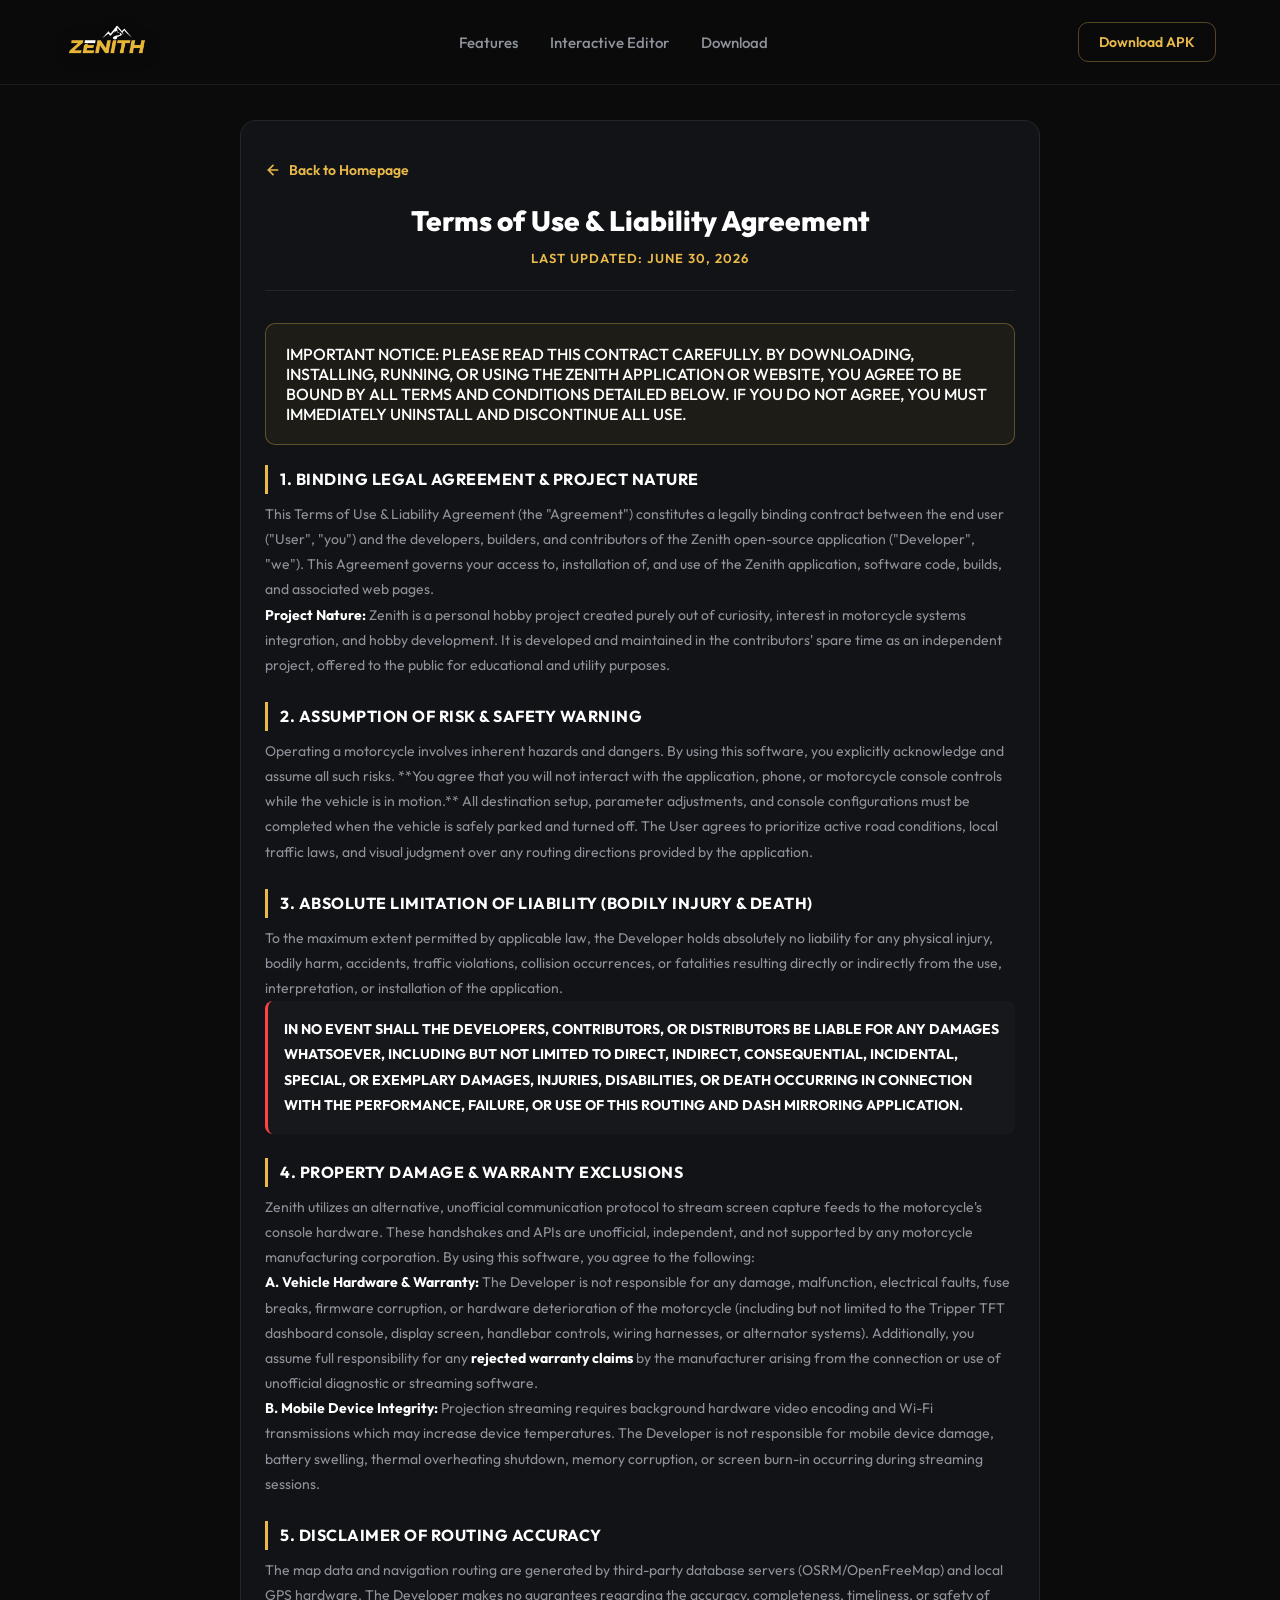
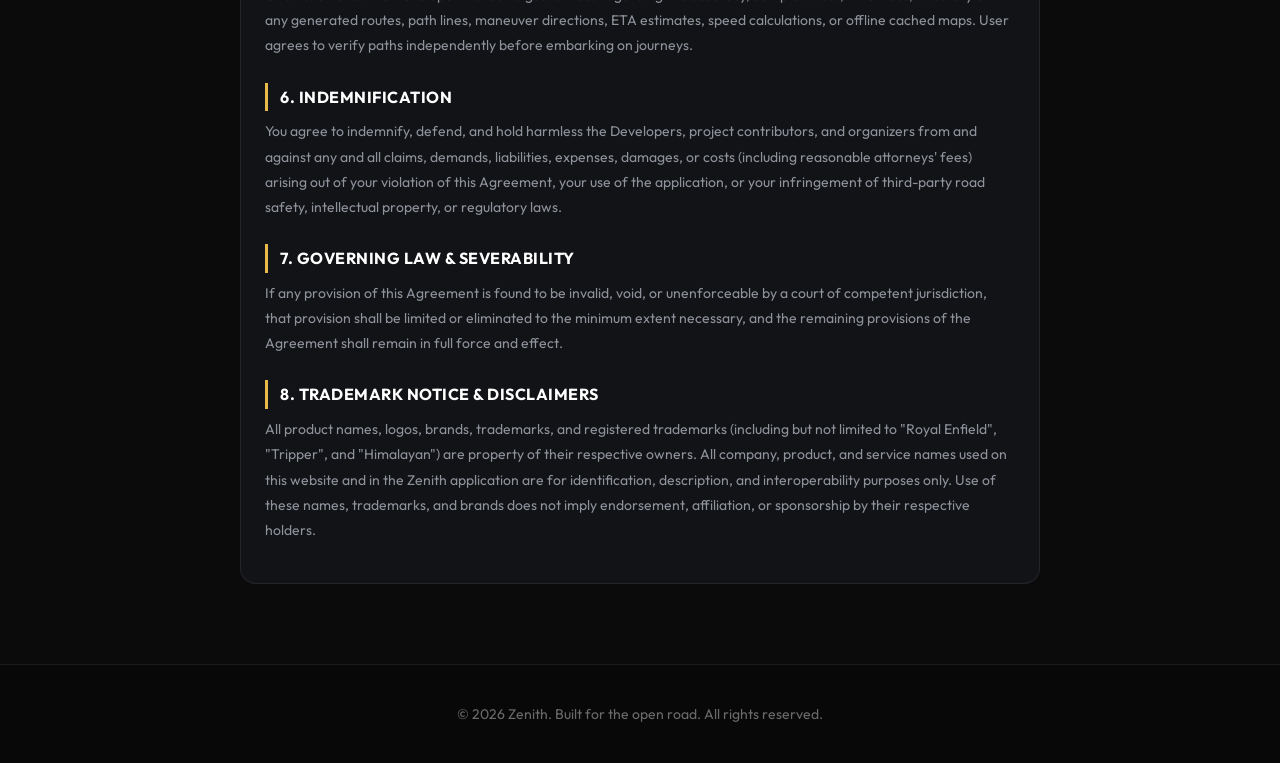
<file: disclaimer.html>
<!DOCTYPE html>
<html lang="en">
<head>
    <meta charset="UTF-8">
    <meta name="viewport" content="width=device-width, initial-scale=1.0">
    <title>Terms of Use & Liability Disclaimer — Zenith</title>
    <meta name="robots" content="noindex, follow">
    <link rel="icon" type="image/png" href="assets/Zenith_logo_without_text.png">
    <link rel="stylesheet" href="styles.css">
    <style>
        .legal-content {
            max-width: 800px;
            margin: 120px auto 80px auto;
            padding: 40px 24px;
            background: var(--bg-card);
            border: 1px solid var(--border-color);
            border-radius: 16px;
        }
        .legal-header {
            border-bottom: 1px solid var(--border-color);
            padding-bottom: 24px;
            margin-bottom: 32px;
            text-align: center;
        }
        .legal-header h1 {
            font-size: 28px;
            font-weight: 800;
            color: #FFFFFF;
            margin-bottom: 12px;
        }
        .legal-header p {
            color: var(--gold-accent);
            font-size: 13px;
            text-transform: uppercase;
            letter-spacing: 1px;
            font-weight: 600;
        }
        .legal-body {
            color: var(--text-secondary);
            font-size: 14px;
            line-height: 1.8;
            display: flex;
            flex-direction: column;
            gap: 24px;
        }
        .legal-body h2 {
            font-size: 16px;
            font-weight: 700;
            color: #FFFFFF;
            margin-bottom: 8px;
            text-transform: uppercase;
            letter-spacing: 0.5px;
            border-left: 3px solid var(--gold-accent);
            padding-left: 12px;
        }
        .legal-body p strong {
            color: #FFFFFF;
        }
        .alert-box {
            background: rgba(233, 185, 73, 0.05);
            border: 1px solid var(--gold-border);
            padding: 20px;
            border-radius: 10px;
            color: var(--text-primary);
            font-weight: 500;
            margin-bottom: 20px;
        }
        .caps-block {
            text-transform: uppercase;
            color: #FFFFFF;
            font-weight: 700;
            background: rgba(255, 255, 255, 0.02);
            padding: 16px;
            border-radius: 8px;
            border-left: 3px solid #ff4444;
        }
        .btn-back {
            display: inline-flex;
            align-items: center;
            gap: 8px;
            color: var(--gold-accent);
            text-decoration: none;
            font-size: 14px;
            font-weight: 600;
            margin-bottom: 24px;
            transition: color 0.3s ease;
        }
        .btn-back:hover {
            color: #FFFFFF;
        }
    </style>
</head>
<body>

    <!-- Header Navigation -->
    <header>
        <div class="nav-container">
            <div class="logo-section">
                <a href="index.html"><img src="assets/Zenith_Yellow_logo.png" alt="Zenith Logo" class="logo-img-text"></a>
            </div>
            <nav>
                <ul>
                    <li><a href="index.html#features">Features</a></li>
                    <li><a href="index.html#interactive">Interactive Editor</a></li>
                    <li><a href="index.html#download">Download</a></li>
                </ul>
            </nav>
            <a href="index.html#download" class="btn-header">Download APK</a>
        </div>
    </header>

    <!-- Main Legal content -->
    <main class="legal-content">
        <a href="index.html" class="btn-back">
            <svg width="16" height="16" viewBox="0 0 24 24" fill="none" stroke="currentColor" stroke-width="2.5" stroke-linecap="round" stroke-linejoin="round"><line x1="19" y1="12" x2="5" y2="12"></line><polyline points="12 19 5 12 12 5"></polyline></svg>
            Back to Homepage
        </a>
        
        <div class="legal-header">
            <h1>Terms of Use & Liability Agreement</h1>
            <p>Last Updated: June 30, 2026</p>
        </div>

        <div class="alert-box">
            IMPORTANT NOTICE: PLEASE READ THIS CONTRACT CAREFULLY. BY DOWNLOADING, INSTALLING, RUNNING, OR USING THE ZENITH APPLICATION OR WEBSITE, YOU AGREE TO BE BOUND BY ALL TERMS AND CONDITIONS DETAILED BELOW. IF YOU DO NOT AGREE, YOU MUST IMMEDIATELY UNINSTALL AND DISCONTINUE ALL USE.
        </div>

        <div class="legal-body">
            <section>
                <h2>1. Binding Legal Agreement & Project Nature</h2>
                <p>This Terms of Use & Liability Agreement (the "Agreement") constitutes a legally binding contract between the end user ("User", "you") and the developers, builders, and contributors of the Zenith open-source application ("Developer", "we"). This Agreement governs your access to, installation of, and use of the Zenith application, software code, builds, and associated web pages.</p>
                <p><strong>Project Nature:</strong> Zenith is a personal hobby project created purely out of curiosity, interest in motorcycle systems integration, and hobby development. It is developed and maintained in the contributors' spare time as an independent project, offered to the public for educational and utility purposes.</p>
            </section>

            <section>
                <h2>2. Assumption of Risk & Safety Warning</h2>
                <p>Operating a motorcycle involves inherent hazards and dangers. By using this software, you explicitly acknowledge and assume all such risks. **You agree that you will not interact with the application, phone, or motorcycle console controls while the vehicle is in motion.** All destination setup, parameter adjustments, and console configurations must be completed when the vehicle is safely parked and turned off. The User agrees to prioritize active road conditions, local traffic laws, and visual judgment over any routing directions provided by the application.</p>
            </section>

            <section>
                <h2>3. Absolute Limitation of Liability (Bodily Injury & Death)</h2>
                <p>To the maximum extent permitted by applicable law, the Developer holds absolutely no liability for any physical injury, bodily harm, accidents, traffic violations, collision occurrences, or fatalities resulting directly or indirectly from the use, interpretation, or installation of the application.</p>
                <div class="caps-block">
                    IN NO EVENT SHALL THE DEVELOPERS, CONTRIBUTORS, OR DISTRIBUTORS BE LIABLE FOR ANY DAMAGES WHATSOEVER, INCLUDING BUT NOT LIMITED TO DIRECT, INDIRECT, CONSEQUENTIAL, INCIDENTAL, SPECIAL, OR EXEMPLARY DAMAGES, INJURIES, DISABILITIES, OR DEATH OCCURRING IN CONNECTION WITH THE PERFORMANCE, FAILURE, OR USE OF THIS ROUTING AND DASH MIRRORING APPLICATION.
                </div>
            </section>

            <section>
                <h2>4. Property Damage & Warranty Exclusions</h2>
                <p>Zenith utilizes an alternative, unofficial communication protocol to stream screen capture feeds to the motorcycle's console hardware. These handshakes and APIs are unofficial, independent, and not supported by any motorcycle manufacturing corporation. By using this software, you agree to the following:</p>
                <p><strong>A. Vehicle Hardware & Warranty:</strong> The Developer is not responsible for any damage, malfunction, electrical faults, fuse breaks, firmware corruption, or hardware deterioration of the motorcycle (including but not limited to the Tripper TFT dashboard console, display screen, handlebar controls, wiring harnesses, or alternator systems). Additionally, you assume full responsibility for any <strong>rejected warranty claims</strong> by the manufacturer arising from the connection or use of unofficial diagnostic or streaming software.</p>
                <p><strong>B. Mobile Device Integrity:</strong> Projection streaming requires background hardware video encoding and Wi-Fi transmissions which may increase device temperatures. The Developer is not responsible for mobile device damage, battery swelling, thermal overheating shutdown, memory corruption, or screen burn-in occurring during streaming sessions.</p>
            </section>

            <section>
                <h2>5. Disclaimer of Routing Accuracy</h2>
                <p>The map data and navigation routing are generated by third-party database servers (OSRM/OpenFreeMap) and local GPS hardware. The Developer makes no guarantees regarding the accuracy, completeness, timeliness, or safety of any generated routes, path lines, maneuver directions, ETA estimates, speed calculations, or offline cached maps. User agrees to verify paths independently before embarking on journeys.</p>
            </section>

            <section>
                <h2>6. Indemnification</h2>
                <p>You agree to indemnify, defend, and hold harmless the Developers, project contributors, and organizers from and against any and all claims, demands, liabilities, expenses, damages, or costs (including reasonable attorneys' fees) arising out of your violation of this Agreement, your use of the application, or your infringement of third-party road safety, intellectual property, or regulatory laws.</p>
            </section>

            <section>
                <h2>7. Governing Law & Severability</h2>
                <p>If any provision of this Agreement is found to be invalid, void, or unenforceable by a court of competent jurisdiction, that provision shall be limited or eliminated to the minimum extent necessary, and the remaining provisions of the Agreement shall remain in full force and effect.</p>
            </section>

            <section>
                <h2>8. Trademark Notice & Disclaimers</h2>
                <p>All product names, logos, brands, trademarks, and registered trademarks (including but not limited to "Royal Enfield", "Tripper", and "Himalayan") are property of their respective owners. All company, product, and service names used on this website and in the Zenith application are for identification, description, and interoperability purposes only. Use of these names, trademarks, and brands does not imply endorsement, affiliation, or sponsorship by their respective holders.</p>
            </section>
        </div>
    </main>

    <!-- Footer -->
    <footer>
        <p>&copy; 2026 Zenith. Built for the open road. All rights reserved.</p>
    </footer>

</body>
</html>
</file>
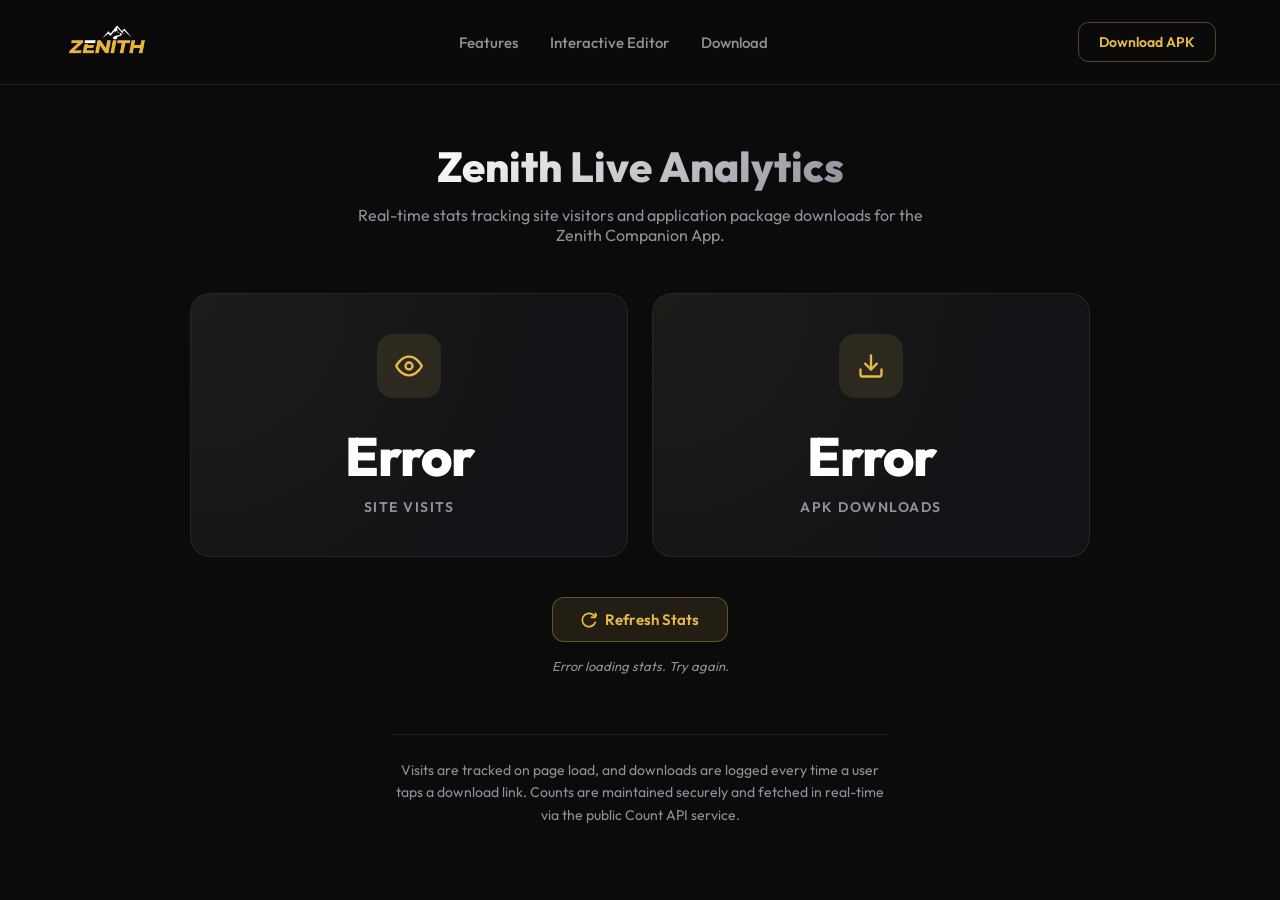
<file: metrics.html>
<!DOCTYPE html>
<html lang="en">
<head>
    <meta charset="UTF-8">
    <meta name="viewport" content="width=device-width, initial-scale=1.0">
    <link rel="icon" type="image/png" href="assets/Zenith_logo_without_text.png">
    <title>Zenith — Live Metrics Dashboard</title>
    <link rel="stylesheet" href="styles.css">
    <style>
        .metrics-hero {
            padding: 140px 24px 60px;
            display: flex;
            flex-direction: column;
            align-items: center;
            text-align: center;
            max-width: 1200px;
            margin: 0 auto;
            min-height: calc(100vh - 120px);
        }

        .metrics-title {
            font-size: 42px;
            font-weight: 800;
            margin-bottom: 12px;
            background: linear-gradient(135deg, #FFFFFF 0%, #8E929B 100%);
            -webkit-background-clip: text;
            -webkit-text-fill-color: transparent;
        }

        .metrics-subtitle {
            color: var(--text-secondary);
            font-size: 16px;
            max-width: 600px;
            margin-bottom: 48px;
        }

        .metrics-grid {
            display: grid;
            grid-template-columns: repeat(auto-fit, minmax(280px, 1fr));
            gap: 24px;
            width: 100%;
            max-width: 900px;
            margin-bottom: 40px;
        }

        .metric-card {
            background: var(--bg-card);
            border: 1px solid var(--border-color);
            border-radius: 20px;
            padding: 40px 30px;
            display: flex;
            flex-direction: column;
            align-items: center;
            transition: all 0.3s cubic-bezier(0.165, 0.84, 0.44, 1);
            position: relative;
            overflow: hidden;
        }

        .metric-card::before {
            content: '';
            position: absolute;
            top: 0;
            left: 0;
            width: 100%;
            height: 100%;
            background: radial-gradient(circle at top left, rgba(255, 205, 94, 0.05), transparent 70%);
            pointer-events: none;
        }

        .metric-card:hover {
            transform: translateY(-5px);
            border-color: var(--gold-border);
            box-shadow: 0 12px 30px rgba(0, 0, 0, 0.2);
        }

        .metric-icon {
            width: 64px;
            height: 64px;
            border-radius: 16px;
            background: var(--gold-primary);
            display: flex;
            align-items: center;
            justify-content: center;
            margin-bottom: 24px;
            color: var(--gold-accent);
        }

        .metric-value {
            font-size: 54px;
            font-weight: 800;
            color: #FFFFFF;
            margin-bottom: 8px;
            letter-spacing: -1px;
            font-variant-numeric: tabular-nums;
        }

        .metric-label {
            font-size: 14px;
            color: var(--text-secondary);
            font-weight: 600;
            text-transform: uppercase;
            letter-spacing: 1.5px;
        }

        .refresh-btn {
            background: rgba(255, 205, 94, 0.1);
            border: 1px solid var(--gold-border);
            color: var(--gold-accent);
            padding: 12px 28px;
            border-radius: 12px;
            font-weight: 600;
            cursor: pointer;
            transition: all 0.2s ease;
            display: flex;
            align-items: center;
            gap: 8px;
            font-size: 15px;
        }

        .refresh-btn:hover {
            background: var(--gold-accent);
            color: var(--bg-dark);
            transform: scale(1.02);
        }

        .refresh-btn:active {
            transform: scale(0.98);
        }

        .last-updated-text {
            color: var(--text-secondary);
            font-size: 13px;
            margin-top: 16px;
            font-style: italic;
        }

        .tech-info {
            margin-top: 60px;
            font-size: 14px;
            color: var(--text-secondary);
            max-width: 500px;
            line-height: 1.6;
            border-top: 1px solid var(--border-color);
            padding-top: 24px;
        }

        /* Spinner for loading state */
        .spinner {
            animation: rotate 1.5s linear infinite;
        }
        @keyframes rotate {
            100% { transform: rotate(360deg); }
        }
    </style>
</head>
<body>

    <!-- Header Navigation -->
    <header>
        <div class="nav-container">
            <div class="logo-section">
                <a href="index.html">
                    <img src="assets/Zenith_Yellow_logo.png" alt="Zenith Logo" class="logo-img-text">
                </a>
            </div>
            <nav>
                <ul>
                    <li><a href="index.html#features">Features</a></li>
                    <li><a href="index.html#interactive">Interactive Editor</a></li>
                    <li><a href="index.html#download">Download</a></li>
                </ul>
            </nav>
            <a href="index.html#download" class="btn-header">Download APK</a>
        </div>
    </header>

    <!-- Metrics Body -->
    <div class="metrics-hero">
        <h1 class="metrics-title">Zenith Live Analytics</h1>
        <p class="metrics-subtitle">Real-time stats tracking site visitors and application package downloads for the Zenith Companion App.</p>

        <div class="metrics-grid">
            <!-- Card 1: Page Visits -->
            <div class="metric-card">
                <div class="metric-icon">
                    <svg width="28" height="28" viewBox="0 0 24 24" fill="none" stroke="currentColor" stroke-width="2" stroke-linecap="round" stroke-linejoin="round">
                        <path d="M1 12s4-8 11-8 11 8 11 8-4 8-11 8-11-8-11-8z"></path>
                        <circle cx="12" cy="12" r="3"></circle>
                    </svg>
                </div>
                <div class="metric-value" id="visits-count">...</div>
                <div class="metric-label">Site Visits</div>
            </div>

            <!-- Card 2: APK Downloads -->
            <div class="metric-card">
                <div class="metric-icon">
                    <svg width="28" height="28" viewBox="0 0 24 24" fill="none" stroke="currentColor" stroke-width="2" stroke-linecap="round" stroke-linejoin="round">
                        <path d="M21 15v4a2 2 0 0 1-2 2H5a2 2 0 0 1-2-2v-4"></path>
                        <polyline points="7 10 12 15 17 10"></polyline>
                        <line x1="12" y1="15" x2="12" y2="3"></line>
                    </svg>
                </div>
                <div class="metric-value" id="downloads-count">...</div>
                <div class="metric-label">APK Downloads</div>
            </div>
        </div>

        <button class="refresh-btn" id="refresh-btn">
            <svg class="spinner-icon" id="spinner-icon" width="16" height="16" viewBox="0 0 24 24" fill="none" stroke="currentColor" stroke-width="2.5" stroke-linecap="round" stroke-linejoin="round">
                <path d="M21.5 2v6h-6M21.34 15.57a10 10 0 1 1-.57-8.38l5.67-5.67"></path>
            </svg>
            <span>Refresh Stats</span>
        </button>
        <div class="last-updated-text" id="last-updated">Fetching stats...</div>

        <p class="tech-info">
            Visits are tracked on page load, and downloads are logged every time a user taps a download link. Counts are maintained securely and fetched in real-time via the public Count API service.
        </p>
    </div>

    <script>
        async function fetchMetrics() {
            const refreshBtn = document.getElementById('refresh-btn');
            const spinnerIcon = document.getElementById('spinner-icon');
            
            // Add loading effect
            spinnerIcon.classList.add('spinner');
            refreshBtn.setAttribute('disabled', 'true');

            try {
                // Fetch site visits
                const visitsRes = await fetch('https://countapi.mileshilliard.com/api/v1/get/zenith_bike_navigator_page_visits');
                const visitsData = await visitsRes.json();
                document.getElementById('visits-count').innerText = (visitsData.value || 0).toLocaleString();

                // Fetch app downloads
                const downloadsRes = await fetch('https://countapi.mileshilliard.com/api/v1/get/zenith_bike_navigator_apk_downloads');
                const downloadsData = await downloadsRes.json();
                document.getElementById('downloads-count').innerText = (downloadsData.value || 0).toLocaleString();
                
                // Update time
                const now = new Date();
                document.getElementById('last-updated').innerText = `Last updated: ${now.toLocaleTimeString()}`;
            } catch (error) {
                console.error("Failed to load metrics:", error);
                document.getElementById('visits-count').innerText = "Error";
                document.getElementById('downloads-count').innerText = "Error";
                document.getElementById('last-updated').innerText = "Error loading stats. Try again.";
            } finally {
                // Remove loading effect
                spinnerIcon.classList.remove('spinner');
                refreshBtn.removeAttribute('disabled');
            }
        }

        // Initialize on load
        document.addEventListener('DOMContentLoaded', () => {
            fetchMetrics();
            document.getElementById('refresh-btn').addEventListener('click', fetchMetrics);
        });
    </script>
</body>
</html>
</file>
<file: styles.css>
@import url('https://fonts.googleapis.com/css2?family=Outfit:wght@300;400;500;600;700;800&display=swap');

:root {
    --bg-dark: #0B0B0C;
    --bg-card: #121316;
    --bg-card-hover: #1A1B20;
    --gold-primary: rgba(255, 205, 94, 0.1);
    --gold-accent: #E9B949;
    --gold-dark: #C99A30;
    --text-primary: #FFFFFF;
    --text-secondary: #8E929B;
    --border-color: rgba(255, 255, 255, 0.08);
    --border-hover: rgba(255, 255, 255, 0.15);
    --gold-border: rgba(255, 205, 94, 0.3);
}

* {
    margin: 0;
    padding: 0;
    box-sizing: border-box;
    font-family: 'Outfit', sans-serif;
    scroll-behavior: smooth;
}

body {
    background-color: var(--bg-dark);
    color: var(--text-primary);
    overflow-x: hidden;
}

/* Scrollbar Customization */
::-webkit-scrollbar {
    width: 8px;
}
::-webkit-scrollbar-track {
    background: var(--bg-dark);
}
::-webkit-scrollbar-thumb {
    background: #25262B;
    border-radius: 4px;
}
::-webkit-scrollbar-thumb:hover {
    background: var(--gold-accent);
}

/* Header */
header {
    position: fixed;
    top: 0;
    left: 0;
    width: 100%;
    z-index: 1000;
    background: rgba(11, 11, 12, 0.8);
    backdrop-filter: blur(12px);
    border-bottom: 1px solid var(--border-color);
    transition: background 0.3s ease;
}

.nav-container {
    max-width: 1200px;
    margin: 0 auto;
    padding: 16px 24px;
    display: flex;
    justify-content: space-between;
    align-items: center;
}

.logo-section {
    display: flex;
    align-items: center;
}

.logo-img-text {
    height: 48px;
    width: auto;
    filter: drop-shadow(0px 2px 8px rgba(0,0,0,0.3));
}

nav ul {
    display: flex;
    list-style: none;
    gap: 32px;
}

nav ul li a {
    color: var(--text-secondary);
    text-decoration: none;
    font-size: 15px;
    font-weight: 500;
    transition: color 0.3s ease;
}

nav ul li a:hover {
    color: var(--gold-accent);
}

.btn-header {
    padding: 10px 20px;
    border-radius: 10px;
    background: transparent;
    color: var(--gold-accent);
    border: 1px solid var(--gold-border);
    font-weight: 600;
    font-size: 14px;
    text-decoration: none;
    transition: all 0.3s ease;
}

.btn-header:hover {
    background: var(--gold-accent);
    color: #1A1402;
    border-color: var(--gold-accent);
    box-shadow: 0 4px 15px rgba(233, 185, 73, 0.2);
}

/* Hero Section */
.hero {
    min-height: 100vh;
    padding-top: 120px;
    padding-bottom: 60px;
    display: flex;
    align-items: center;
    background: radial-gradient(circle at top right, rgba(233, 185, 73, 0.05), transparent 60%);
    position: relative;
}

.hero::after {
    content: '';
    position: absolute;
    bottom: 0;
    left: 0;
    width: 100%;
    height: 150px;
    background: linear-gradient(to top, var(--bg-dark), transparent);
    z-index: 1;
}

.hero-container {
    max-width: 1200px;
    margin: 0 auto;
    padding: 0 24px;
    display: grid;
    grid-template-columns: 1.2fr 0.8fr;
    gap: 60px;
    align-items: center;
    position: relative;
    z-index: 2;
}

.hero-info h1 {
    font-size: 54px;
    font-weight: 800;
    line-height: 1.15;
    margin-bottom: 20px;
    background: linear-gradient(to right, #FFFFFF 30%, #E9B949 100%);
    -webkit-background-clip: text;
    -webkit-text-fill-color: transparent;
}

.hero-info p {
    font-size: 18px;
    color: var(--text-secondary);
    line-height: 1.6;
    margin-bottom: 36px;
    max-width: 580px;
}

.cta-group {
    display: flex;
    gap: 16px;
    flex-wrap: wrap;
}

.btn-primary {
    padding: 16px 32px;
    border-radius: 12px;
    background: linear-gradient(185deg, var(--gold-accent), var(--gold-dark));
    color: #1A1402;
    text-decoration: none;
    font-weight: 700;
    font-size: 16px;
    display: inline-flex;
    align-items: center;
    gap: 10px;
    border: none;
    transition: all 0.3s ease;
    box-shadow: 0 8px 24px rgba(233, 185, 73, 0.15);
}

.btn-primary:hover {
    transform: translateY(-2px);
    box-shadow: 0 12px 30px rgba(233, 185, 73, 0.25);
}

.btn-secondary {
    padding: 16px 32px;
    border-radius: 12px;
    background: transparent;
    color: var(--text-primary);
    text-decoration: none;
    font-weight: 600;
    font-size: 16px;
    border: 1px solid var(--border-color);
    transition: all 0.3s ease;
}

.btn-secondary:hover {
    background: rgba(255, 255, 255, 0.05);
    border-color: var(--text-secondary);
}

/* Phone Mockup Slider */
.hero-mockup {
    display: flex;
    justify-content: center;
    position: relative;
}

.phone-wrapper {
    width: 290px;
    height: 590px;
    background: #0d0d0f;
    border-radius: 16px; /* Boxy S24 Ultra sharp-corner look */
    padding: 8px;
    border: 3.5px solid #2c2d30;
    box-shadow: 0 25px 60px rgba(0,0,0,0.85), 0 0 40px rgba(233, 185, 73, 0.03);
    position: relative;
    overflow: hidden;
}

.phone-screen {
    width: 100%;
    height: 100%;
    border-radius: 10px;
    overflow: hidden;
    position: relative;
    background: #111;
}

.phone-notch {
    position: absolute;
    top: 14px;
    left: 50%;
    transform: translateX(-50%);
    width: 11px;
    height: 11px;
    background: #000000;
    border-radius: 50%;
    border: 1px solid rgba(255, 255, 255, 0.15);
    z-index: 100;
}

.hero-feature-slider {
    margin-top: 24px;
    margin-bottom: 36px;
    text-align: left;
    max-width: 500px;
}

.feature-slider-tabs {
    display: flex;
    gap: 8px;
    border-bottom: 1px solid rgba(255, 255, 255, 0.05);
    padding-bottom: 12px;
    margin-bottom: 20px;
}

.slider-tab {
    background: transparent;
    border: none;
    cursor: pointer;
    color: var(--text-secondary);
    font-size: 13.5px;
    font-weight: 600;
    padding: 8px 12px;
    position: relative;
    flex-grow: 1;
    display: flex;
    flex-direction: column;
    align-items: center;
    gap: 6px;
    transition: color 0.3s;
}

.slider-tab:hover {
    color: #FFFFFF;
}

.slider-tab.active {
    color: var(--gold-accent);
}

.tab-progress {
    width: 100%;
    height: 2px;
    background: rgba(255, 255, 255, 0.05);
    border-radius: 2px;
    overflow: hidden;
    position: absolute;
    bottom: -13px;
    left: 0;
}

.tab-progress-fill {
    width: 0;
    height: 100%;
    background: var(--gold-accent);
    transition: width 0.1s linear;
}

.feature-slider-card {
    min-height: 100px;
    position: relative;
}

.slider-card-slide {
    display: none;
    animation: slideFadeIn 0.4s ease forwards;
}

.slider-card-slide.active {
    display: flex;
    flex-direction: column;
    gap: 8px;
}

@keyframes slideFadeIn {
    from { opacity: 0; transform: translateY(6px); }
    to { opacity: 1; transform: translateY(0); }
}

.slider-card-slide h5 {
    font-size: 16px;
    font-weight: 700;
    color: #FFFFFF;
    margin: 0;
}

.slider-card-slide p {
    font-size: 14.5px;
    color: var(--text-secondary);
    line-height: 1.6;
    margin: 0;
}

.slider-container {
    width: 100%;
    height: 100%;
    position: relative;
}

.slide {
    position: absolute;
    top: 0;
    left: 0;
    width: 100%;
    height: 100%;
    opacity: 0;
    transition: opacity 0.8s ease-in-out;
}

.slide.active {
    opacity: 1;
}

.slide img {
    width: 100%;
    height: 100%;
    object-fit: cover;
}

/* Features Section */
.features {
    padding: 100px 24px;
    max-width: 1200px;
    margin: 0 auto;
}

.section-header {
    text-align: center;
    margin-bottom: 60px;
}

.section-header h2 {
    font-size: 38px;
    font-weight: 800;
    margin-bottom: 16px;
}

.section-header p {
    color: var(--text-secondary);
    font-size: 16px;
    max-width: 600px;
    margin: 0 auto;
}

.features-grid {
    display: grid;
    grid-template-columns: repeat(auto-fit, minmax(280px, 1fr));
    gap: 30px;
}

.feature-card {
    background: var(--bg-card);
    border: 1px solid var(--border-color);
    border-radius: 20px;
    padding: 36px;
    transition: all 0.3s ease;
    display: flex;
    flex-direction: column;
    gap: 20px;
}

.feature-card:hover {
    transform: translateY(-5px);
    background: var(--bg-card-hover);
    border-color: var(--border-hover);
    box-shadow: 0 10px 30px rgba(0,0,0,0.3);
}

.feature-icon-wrapper {
    height: 52px;
    width: 52px;
    border-radius: 12px;
    background: rgba(233, 185, 73, 0.08);
    border: 1px solid var(--gold-border);
    display: flex;
    align-items: center;
    justify-content: center;
    color: var(--gold-accent);
}

.feature-icon-wrapper svg {
    width: 24px;
    height: 24px;
}

.feature-card h3 {
    font-size: 20px;
    font-weight: 700;
}

.feature-card p {
    color: var(--text-secondary);
    font-size: 15px;
    line-height: 1.6;
}

/* Interactive Share Card Demo */
.interactive-section {
    padding: 100px 24px;
    background: #111215;
    border-top: 1px solid var(--border-color);
    border-bottom: 1px solid var(--border-color);
}

.interactive-container {
    max-width: 1200px;
    margin: 0 auto;
    display: grid;
    grid-template-columns: 1fr 1fr;
    gap: 80px;
    align-items: center;
}

.interactive-info h2 {
    font-size: 36px;
    font-weight: 800;
    margin-bottom: 20px;
}

.interactive-info p {
    color: var(--text-secondary);
    font-size: 16px;
    line-height: 1.6;
    margin-bottom: 24px;
}

.interactive-info ul {
    list-style: none;
    margin-bottom: 30px;
}

.interactive-info ul li {
    display: flex;
    align-items: flex-start;
    gap: 12px;
    margin-bottom: 12px;
    font-size: 15px;
    color: var(--text-secondary);
    line-height: 1.5;
}

.interactive-info ul li svg {
    color: var(--gold-accent);
    width: 18px;
    height: 18px;
    flex-shrink: 0;
    margin-top: 2px;
}

/* Interactive Share Canvas styling */
.editor-frame {
    display: flex;
    flex-direction: column;
    align-items: center;
    justify-content: center;
}

.share-canvas-container {
    width: 320px;
    height: 570px; /* 9:16 aspect ratio scaled */
    background: #000;
    border-radius: 18px;
    position: relative;
    box-shadow: 0 20px 50px rgba(0,0,0,0.6);
    overflow: hidden;
    user-select: none;
    border: 1px solid var(--border-color);
}

.canvas-bg {
    position: absolute;
    width: 100%;
    height: 100%;
    object-fit: cover;
    opacity: 0.85;
    transition: opacity 0.3s ease;
}

.canvas-interactive-overlay {
    position: absolute;
    width: 100%;
    height: 100%;
    top: 0;
    left: 0;
    z-index: 5;
    border: 2px dashed transparent;
    border-radius: 18px;
    pointer-events: none;
}

.canvas-interactive-overlay.selected {
    border-color: rgba(255, 205, 94, 0.4);
}

/* Custom Draggable Overlays styling */
.draggable {
    position: absolute;
    cursor: move;
    border: 2px dashed transparent;
    z-index: 10;
}

.draggable:hover {
    border-color: rgba(255, 205, 94, 0.4);
}

.draggable.selected {
    border: 2px dashed var(--gold-accent) !important;
    border-radius: 12px;
}

.stats-overlay {
    width: 290px;
    padding: 16px;
    background: rgba(11, 11, 12, 0.75);
    backdrop-filter: blur(10px);
    border-radius: 12px;
    display: flex;
    flex-direction: column;
}

.stat-row {
    display: flex;
    justify-content: space-between;
    align-items: center;
    margin-bottom: 8px;
}

.stat-row:last-child {
    margin-bottom: 0;
}

.stat-row.center {
    flex-direction: column;
    gap: 2px;
    align-items: center;
    margin-bottom: 12px;
}

.stat-row.center:last-child {
    margin-bottom: 0;
}

.stats-grid {
    display: grid;
    grid-template-columns: repeat(3, 1fr);
    text-align: center;
    gap: 8px;
}

.stats-grid-2x2 {
    display: grid;
    grid-template-columns: repeat(2, 1fr);
    gap: 12px;
    margin-top: 10px;
}

.grid-header {
    border-bottom: 1px solid rgba(255, 255, 255, 0.1);
    padding-bottom: 6px;
    margin-bottom: 6px;
}

.grid-title {
    font-size: 13px;
    font-weight: 700;
    color: var(--gold-accent);
}

.grid-date {
    font-size: 10px;
    color: rgba(255, 255, 255, 0.5);
}

.stat-col {
    display: flex;
    flex-direction: column;
    gap: 4px;
}

.stat-lbl {
    font-size: 11px;
    text-transform: uppercase;
    letter-spacing: 0.5px;
    color: rgba(255, 255, 255, 0.6);
}

.stat-val {
    font-size: 15px;
    font-weight: 700;
    color: var(--text-primary);
}

.route-overlay {
    width: 200px;
    height: 150px;
    filter: drop-shadow(0px 4px 10px rgba(0,0,0,0.5));
}

.watermark-overlay {
    display: flex;
    align-items: center;
    gap: 8px;
    background: rgba(0, 0, 0, 0.4);
    backdrop-filter: blur(4px);
    padding: 6px 12px;
    border-radius: 20px;
}

.watermark-logo {
    height: 22px;
    width: auto;
}

.watermark-text {
    font-size: 13px;
    font-weight: 700;
    letter-spacing: 1px;
    color: var(--text-primary);
}

/* Editor Controls Panels */
.editor-controls {
    margin-top: 24px;
    display: flex;
    flex-direction: column;
    gap: 16px;
    width: 320px;
}

.control-group {
    display: flex;
    flex-direction: column;
    gap: 8px;
}

.control-group label {
    font-size: 12px;
    font-weight: 600;
    color: var(--text-secondary);
    text-transform: uppercase;
    letter-spacing: 0.5px;
}

.template-selector, .bg-selector {
    display: flex;
    gap: 8px;
    flex-wrap: wrap;
}

.control-btn {
    flex: 1;
    padding: 8px 12px;
    border-radius: 8px;
    background: var(--bg-card);
    border: 1px solid var(--border-color);
    color: var(--text-secondary);
    font-size: 12.5px;
    font-weight: 600;
    cursor: pointer;
    transition: all 0.3s ease;
    text-align: center;
    white-space: nowrap;
}

.control-btn:hover {
    background: var(--bg-card-hover);
    color: var(--text-primary);
}

.control-btn.active {
    background: rgba(255, 205, 94, 0.15);
    border-color: var(--gold-accent);
    color: var(--gold-accent);
}

/* Download Section */
.download-section {
    padding: 120px 24px;
    max-width: 1200px;
    margin: 0 auto;
    text-align: center;
}

.download-box {
    background: radial-gradient(circle at center, rgba(233, 185, 73, 0.06), transparent 80%), var(--bg-card);
    border: 1px solid var(--border-color);
    border-radius: 30px;
    padding: 60px 40px;
    max-width: 900px;
    margin: 0 auto;
}

.download-box h2 {
    font-size: 42px;
    font-weight: 800;
    margin-bottom: 16px;
    background: linear-gradient(135deg, #FFFFFF 0%, #E9B949 100%);
    -webkit-background-clip: text;
    -webkit-text-fill-color: transparent;
}

.download-box p {
    color: var(--text-secondary);
    font-size: 16px;
    line-height: 1.6;
    margin-bottom: 40px;
    max-width: 540px;
    margin-left: auto;
    margin-right: auto;
}

.sideload-steps {
    margin-top: 50px;
    text-align: left;
    max-width: 600px;
    margin-left: auto;
    margin-right: auto;
    border-top: 1px solid var(--border-color);
    padding-top: 40px;
}

.sideload-steps h3 {
    font-size: 18px;
    font-weight: 600;
    margin-bottom: 20px;
    color: var(--gold-accent);
}

.step-walkthrough-card {
    background: rgba(255, 255, 255, 0.015);
    border: 1px solid var(--border-color);
    border-radius: 16px;
    overflow: hidden;
    margin-top: 20px;
    display: flex;
    flex-direction: column;
    box-shadow: 0 15px 40px rgba(0,0,0,0.3);
}

.progress-bar-container {
    width: 100%;
    height: 4px;
    background: rgba(255, 255, 255, 0.05);
}

.progress-bar-fill {
    height: 100%;
    background: var(--gold-accent);
    box-shadow: 0 0 10px rgba(233, 185, 73, 0.5);
    transition: width 0.4s ease;
}

.step-card-content {
    padding: 40px 30px;
    min-height: 270px;
    display: flex;
    flex-direction: column;
    justify-content: center;
    align-items: center;
    text-align: center;
    position: relative;
}

.step-slide {
    display: none;
    flex-direction: column;
    align-items: center;
    animation: fadeIn 0.4s ease;
}

.step-slide.active {
    display: flex;
}

@keyframes fadeIn {
    from { opacity: 0; transform: translateY(10px); }
    to { opacity: 1; transform: translateY(0); }
}

.step-badge {
    font-size: 11px;
    font-weight: 700;
    color: var(--gold-accent);
    text-transform: uppercase;
    letter-spacing: 1.5px;
    background: rgba(233, 185, 73, 0.1);
    padding: 4px 12px;
    border-radius: 20px;
    margin-bottom: 24px;
}

.step-icon {
    width: 60px;
    height: 60px;
    background: rgba(255, 255, 255, 0.03);
    border: 1.5px solid var(--border-color);
    border-radius: 50%;
    display: flex;
    align-items: center;
    justify-content: center;
    margin-bottom: 20px;
    color: var(--gold-accent);
    box-shadow: 0 8px 24px rgba(0,0,0,0.2);
}

.step-icon svg {
    width: 26px;
    height: 26px;
}

.step-slide h4 {
    font-size: 18px;
    font-weight: 700;
    color: #FFFFFF;
    margin: 0 0 12px 0;
}

.step-slide p {
    font-size: 14.5px;
    color: var(--text-secondary);
    line-height: 1.6;
    margin: 0;
    max-width: 500px;
}

.step-controls {
    display: flex;
    align-items: center;
    justify-content: space-between;
    padding: 20px 30px;
    border-top: 1px solid var(--border-color);
    background: rgba(0,0,0,0.2);
}

.step-btn {
    background: transparent;
    border: 1px solid var(--border-color);
    color: #FFFFFF;
    padding: 8px 16px;
    border-radius: 20px;
    font-size: 13.5px;
    font-weight: 600;
    cursor: pointer;
    display: flex;
    align-items: center;
    gap: 8px;
    transition: all 0.3s ease;
}

.step-btn:hover:not(:disabled) {
    border-color: var(--gold-accent);
    color: var(--gold-accent);
    background: rgba(233, 185, 73, 0.05);
}

.step-btn:disabled {
    opacity: 0.3;
    cursor: not-allowed;
}

.step-dots {
    display: flex;
    gap: 8px;
}

.dot {
    width: 6px;
    height: 6px;
    background: rgba(255,255,255,0.2);
    border-radius: 50%;
    cursor: pointer;
    transition: all 0.3s ease;
}

.dot.active {
    width: 20px;
    border-radius: 10px;
    background: var(--gold-accent);
}

/* Footer */
footer {
    border-top: 1px solid var(--border-color);
    background: #080809;
    padding: 40px 24px;
    text-align: center;
}

footer p {
    color: rgba(255, 255, 255, 0.4);
    font-size: 14px;
}

/* Responsive queries */
@media (max-width: 992px) {
    .hero-container {
        grid-template-columns: 1fr;
        text-align: center;
        gap: 50px;
    }
    
    .hero-info h1 {
        font-size: 42px;
    }
    
    .hero-info p {
        margin-left: auto;
        margin-right: auto;
    }
    
    .cta-group {
        justify-content: center;
    }
    
    .interactive-container {
        grid-template-columns: 1fr;
        gap: 50px;
    }
}

@media (max-width: 768px) {
    nav ul {
        display: none;
    }
    
    .hero-info h1 {
        font-size: 36px;
    }
}

@media (max-width: 480px) {
    .hero-info h1 {
        font-size: 32px;
    }
    
    .phone-wrapper {
        width: 260px;
        height: 530px;
    }
    
    .share-canvas-container {
        width: 280px;
        height: 497px; /* 9:16 aspect ratio scaled */
    }
    
    .stats-overlay {
        width: 250px;
        padding: 12px;
    }
    
    .stat-val {
        font-size: 13px;
    }
    
    .route-overlay {
        width: 160px;
        height: 120px;
    }
    
    .route-overlay svg {
        width: 160px;
        height: 120px;
    }
    
    .watermark-overlay {
        padding: 4px 8px;
    }
    
    .watermark-text {
        font-size: 11px;
    }
    
    .editor-controls {
        width: 280px;
    }
    
    .control-btn {
        font-size: 11px;
        padding: 6px 10px;
    }

    /* Sideloading Guide & Download Box Mobile Alignment Fixes */
    .download-section {
        padding: 60px 12px;
    }

    .download-box {
        padding: 40px 16px;
        border-radius: 20px;
    }

    .download-box h2 {
        font-size: 28px;
    }

    .download-box p {
        font-size: 14px;
        margin-bottom: 24px;
    }

    .sideload-steps {
        margin-top: 30px;
        padding-top: 24px;
    }

    .step-walkthrough-card {
        margin-top: 16px;
    }

    .step-card-content {
        padding: 24px 12px;
        min-height: 240px;
    }

    .step-badge {
        margin-bottom: 16px;
    }

    .step-icon {
        width: 48px;
        height: 48px;
        margin-bottom: 16px;
    }

    .step-icon svg {
        width: 20px;
        height: 20px;
    }

    .step-slide h4 {
        font-size: 16px;
        margin-bottom: 8px;
    }

    .step-slide p {
        font-size: 13px;
        line-height: 1.5;
    }

    .step-controls {
        padding: 12px 16px;
        gap: 8px;
    }

    .step-btn {
        padding: 6px 12px;
        font-size: 12px;
        gap: 4px;
    }

    .step-btn svg {
        width: 14px;
        height: 14px;
    }

    /* Hide redundant pagination dots on mobile to prevent horizontal overflow */
    .step-dots {
        display: none;
    }
}
</file>
